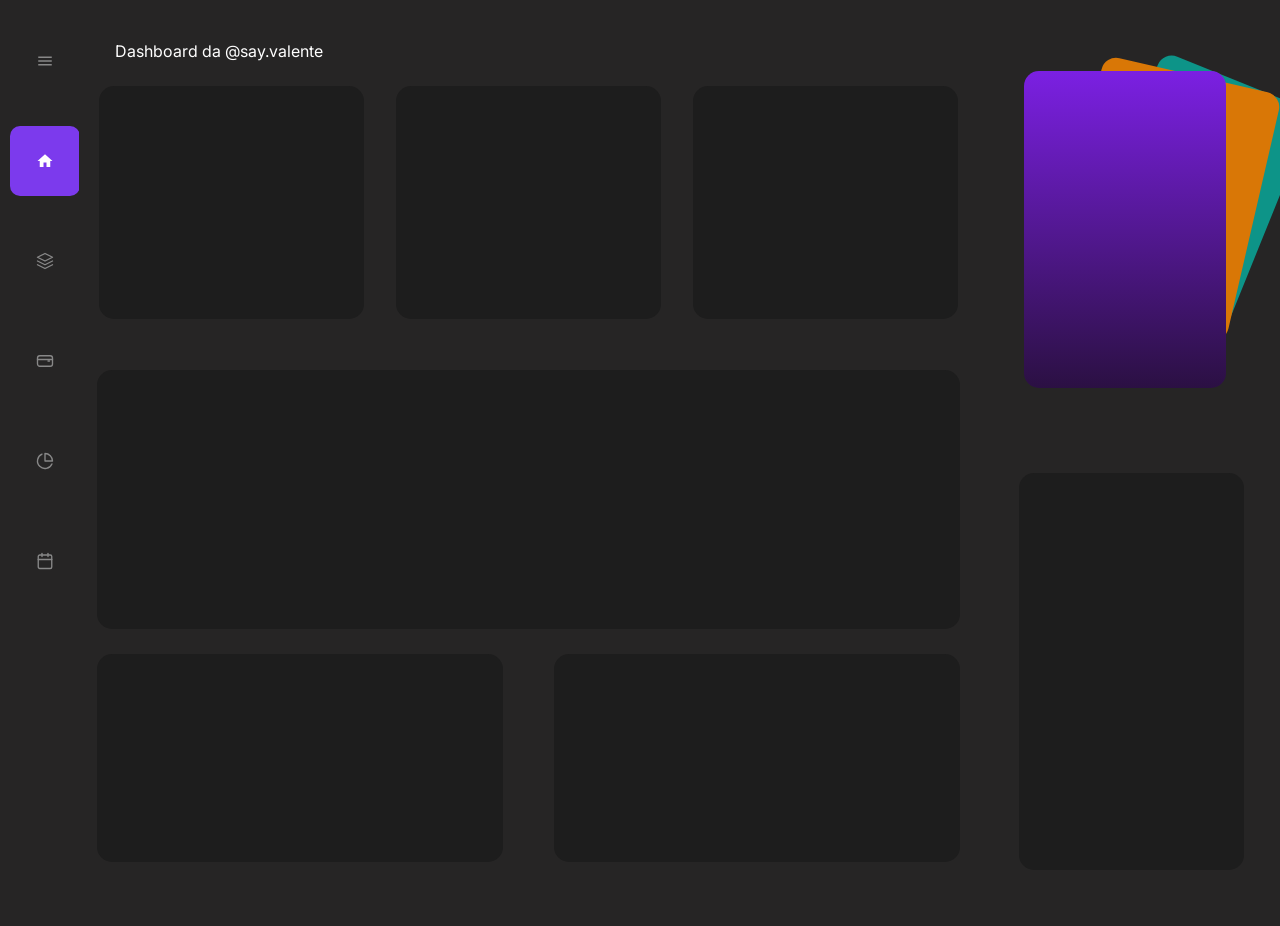
<file: homework-10-css-flex-box/index.html>
<!DOCTYPE html>
<html lang="en">
<head>
    <meta charset="UTF-8">
    <meta name="viewport" content="width=device-width, initial-scale=1.0">
    <title>CSS FLEX-BOX</title>
    <link rel="stylesheet" href="style.css">
</head>
<body>
   <aside class="sidebar">

    <div class="nav-item">
        <svg viewBox="0 0 24 24" fill="currentColor">
            <path d="M3 6h18v2H3V6zm0 5h18v2H3v-2zm0 5h18v2H3v-2z"/>
        </svg>
    </div>
      <div class="nav-item active">
        <svg viewBox="0 0 24 24" fill="currentColor">
          <path d="M10 20v-6h4v6h5v-8h3L12 3 2 12h3v8z"/>
        </svg>
      </div>
      <div class="nav-item">
        <svg viewBox="0 0 24 24" fill="none" stroke="currentColor" stroke-width="1.8" stroke-linecap="round" stroke-linejoin="round">
          <polygon points="12 2 2 7 12 12 22 7 12 2"/>
          <polyline points="2 17 12 22 22 17"/>
          <polyline points="2 12 12 17 22 12"/>
        </svg>
      </div>
      <div class="nav-item">
        <svg viewBox="0 0 24 24" fill="none" stroke="currentColor" stroke-width="1.8" stroke-linecap="round" stroke-linejoin="round">
          <rect x="2" y="5" width="20" height="14" rx="3"/>
          <path d="M16 12h2"/>
          <path d="M2 10h20"/>
        </svg>
      </div>
      <div class="nav-item">
        <svg viewBox="0 0 24 24" fill="none" stroke="currentColor" stroke-width="1.8" stroke-linecap="round" stroke-linejoin="round">
          <path d="M21.21 15.89A10 10 0 1 1 8 2.83"/>
          <path d="M22 12A10 10 0 0 0 12 2v10z"/>
        </svg>
      </div>
      <div class="nav-item">
        <svg viewBox="0 0 24 24" fill="none" stroke="currentColor" stroke-width="1.8" stroke-linecap="round" stroke-linejoin="round">
          <rect x="3" y="4" width="18" height="18" rx="2"/>
          <line x1="16" y1="2" x2="16" y2="6"/>
          <line x1="8"  y1="2" x2="8"  y2="6"/>
          <line x1="3"  y1="10" x2="21" y2="10"/>
        </svg>
      </div>
    </aside>

    
   

    <main>
        <div class="left">
            <p>Dashboard da @say.valente</p>
            <div class="upper">
                <div class="uppercards"></div>
                <div class="uppercards"></div>
                <div class="uppercards"></div>
            </div>
            <div class="mid"></div>
            <div class="lower">
                <div class="lowercards"></div>
                <div class="lowercards"></div>
            </div>
        </div>
        <div class="right">
            <div class="colored">
                <div class="layer layer-back-teal"></div>
                <div class="layer layer-back-amber"></div>
                <div class="layer layer-front"></div>
            </div>
            <div class="ordinary"></div>
        </div>
    </main>
</body>
</html>
</file>
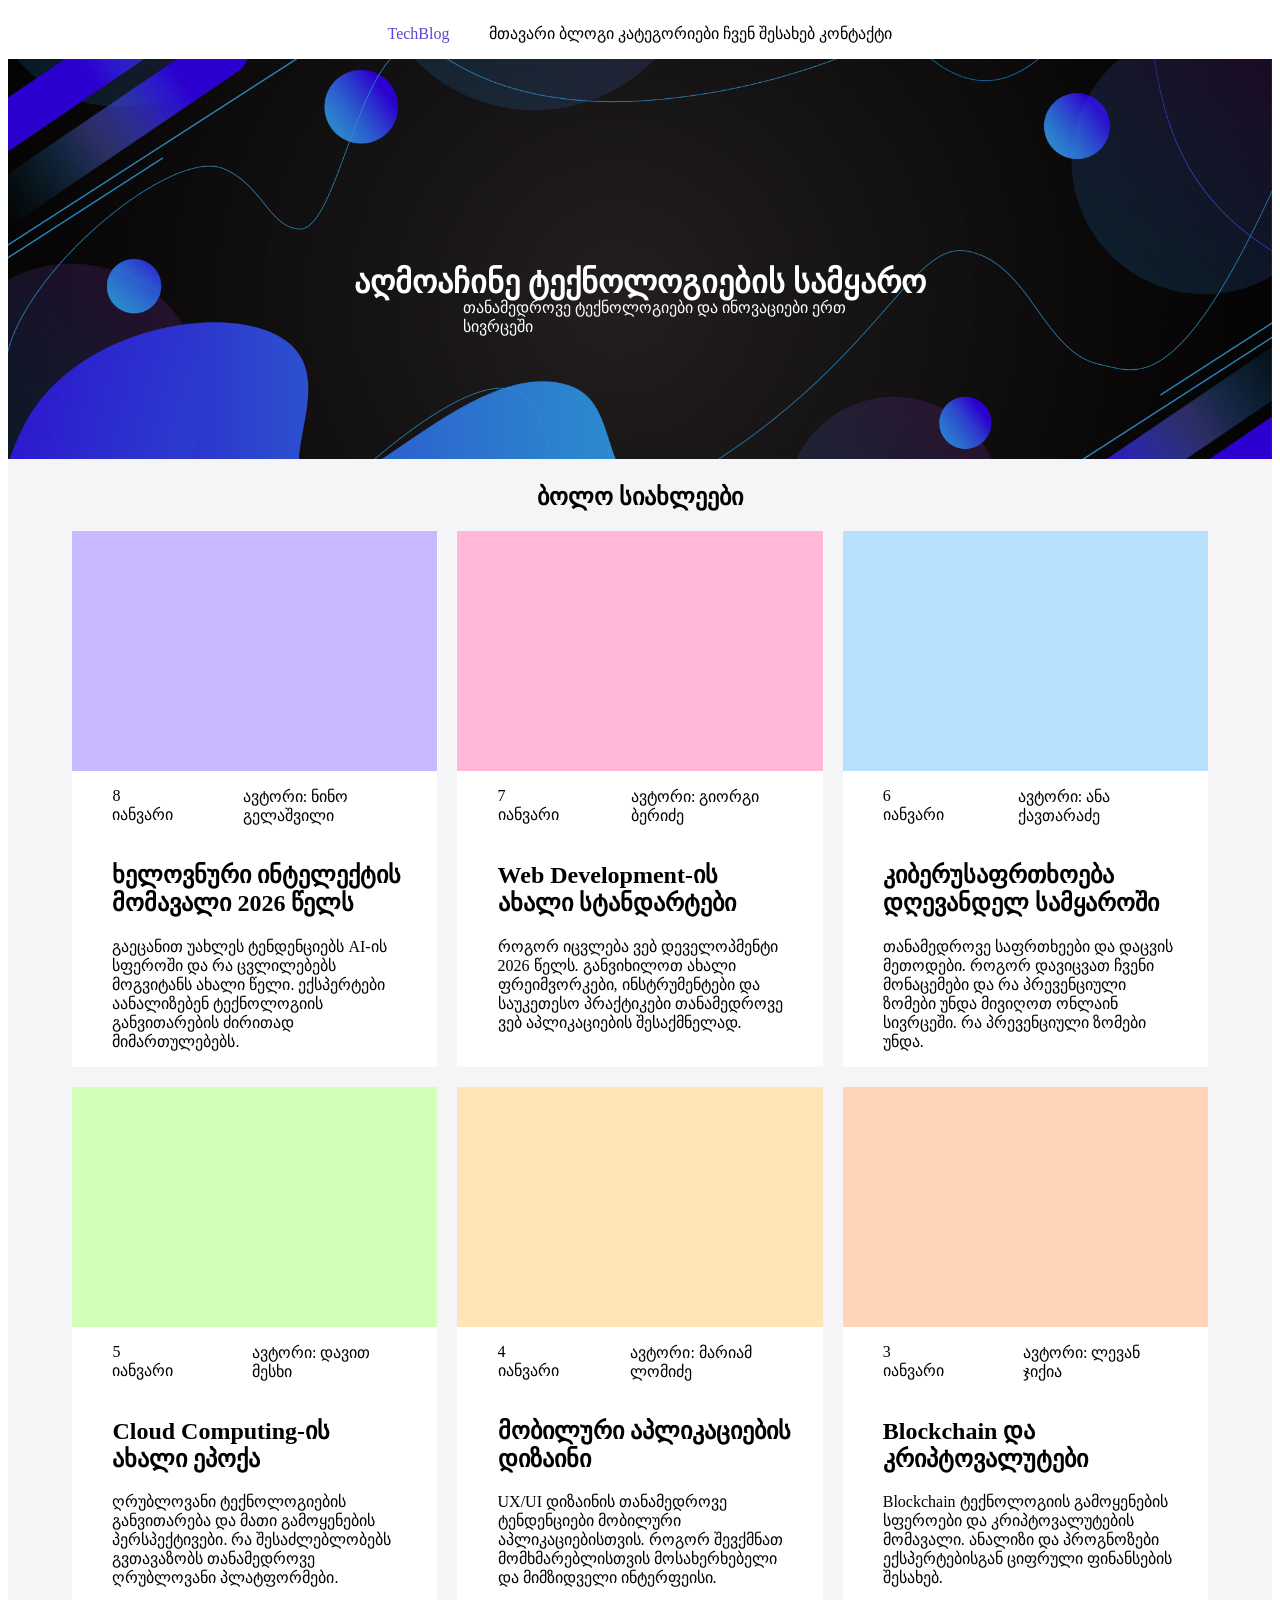
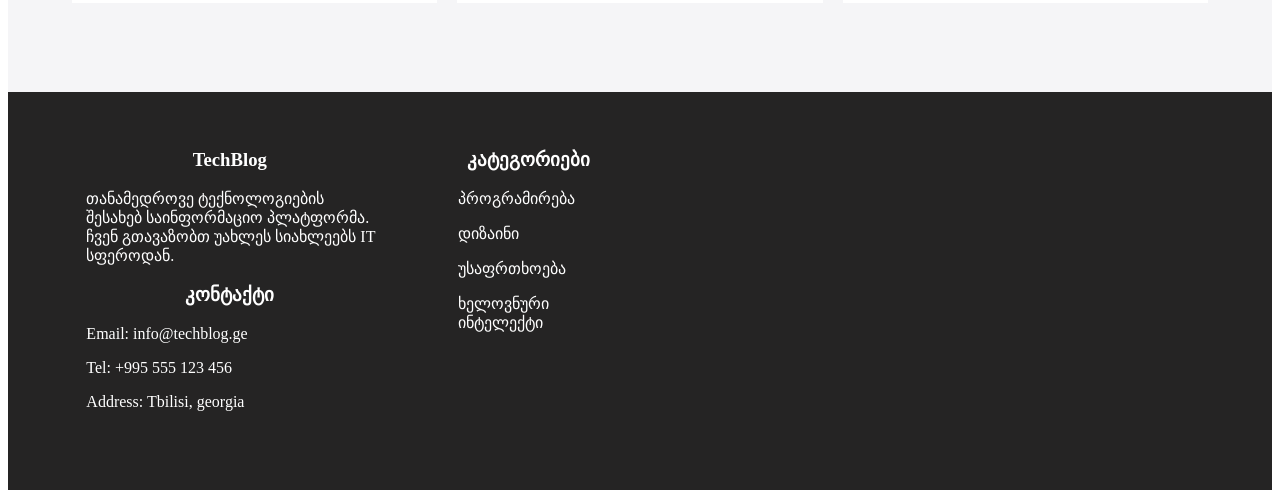
<file: homework-7-css-intro/index.html>
<!DOCTYPE html>
<html lang="en">
<head>
    <meta charset="UTF-8">
    <meta name="viewport" content="width=device-width, initial-scale=1.0">
    <title>Document</title>
    <link rel="stylesheet" href="style.css">
</head>
<body>
    <header>
        <span>TechBlog</span>
        <nav>
            <ul>
                <li>მთავარი</li>
                <li>ბლოგი</li>
                <li>კატეგორიები</li>
                <li>ჩვენ შესახებ</li>
                <li>კონტაქტი</li>
            </ul>
        </nav>
    </header>
    <main>
        <div class="image-container">
            <img src="assets/e11fe0289d1ad6e93656e54c43b99f9275d82560.jpg" alt="TechBlog">
            <h1 class="image-title">აღმოაჩინე ტექნოლოგიების სამყარო</h1>
            <p class="image-text">თანამედროვე ტექნოლოგიები და ინოვაციები ერთ სივრცეში</p>
        </div>
        <section>
            <h1>ბოლო სიახლეები</h1>
            <div class="card-container">
                <div class="card">
                    <div class="card-background1"></div>
                    <div class="card-content">
                        <div class="author">
                            <p>8 იანვარი</p>
                            <p>ავტორი: ნინო გელაშვილი</p>
                        </div>
                        <h2>ხელოვნური ინტელექტის მომავალი 2026 წელს</h2>
                        <p>გაეცანით უახლეს ტენდენციებს AI-ის 
                        სფეროში და რა ცვლილებებს
                        მოგვიტანს ახალი წელი. ექსპერტები 
                        აანალიზებენ ტექნოლოგიის
                        განვითარების ძირითად 
                        მიმართულებებს.</p>
                    </div>
                </div>

                <div class="card">
                    <div class="card-background2"></div>
                    <div class="card-content">
                        <div class="author">
                            <p>7 იანვარი</p>
                            <p>ავტორი: გიორგი ბერიძე</p>
                        </div>
                        <h2>Web Development-ის ახალი სტანდარტები</h2>
                        <p>როგორ იცვლება ვებ დეველოპმენტი 
                        2026 წელს. განვიხილოთ ახალი 
                        ფრეიმვორკები, ინსტრუმენტები და 
                        საუკეთესო პრაქტიკები თანამედროვე 
                        ვებ აპლიკაციების შესაქმნელად.</p>
                    </div>
                </div>

                <div class="card">
                    <div class="card-background3"></div>
                    <div class="card-content">
                        <div class="author">
                            <p>6 იანვარი</p>
                            <p>ავტორი: ანა ქავთარაძე</p>
                        </div>
                        <h2>კიბერუსაფრთხოება დღევანდელ სამყაროში</h2>
                        <p>თანამედროვე საფრთხეები და დაცვის 
                        მეთოდები. როგორ დავიცვათ ჩვენი 
                        მონაცემები და რა პრევენციული ზომები 
                        უნდა მივიღოთ ონლაინ სივრცეში. 
                        რა პრევენციული ზომები უნდა.</p>
                    </div>
                </div>

                <div class="card">
                    <div class="card-background4"></div>
                    <div class="card-content">
                        <div class="author">
                            <p>5 იანვარი</p>
                            <p>ავტორი: დავით მესხი</p>
                        </div>
                        <h2>Cloud Computing-ის ახალი ეპოქა</h2>
                        <p>ღრუბლოვანი ტექნოლოგიების 
                        განვითარება და მათი გამოყენების 
                        პერსპექტივები. რა შესაძლებლობებს 
                        გვთავაზობს თანამედროვე ღრუბლოვანი 
                        პლატფორმები.</p>
                    </div>
                </div>

                <div class="card">
                    <div class="card-background5"></div>
                    <div class="card-content">
                        <div class="author">
                            <p>4 იანვარი</p>
                            <p>ავტორი: მარიამ ლომიძე</p>
                        </div>
                        <h2>მობილური აპლიკაციების დიზაინი</h2>
                        <p>UX/UI დიზაინის თანამედროვე 
                        ტენდენციები მობილური 
                        აპლიკაციებისთვის. როგორ შევქმნათ 
                        მომხმარებლისთვის მოსახერხებელი 
                        და მიმზიდველი ინტერფეისი.</p>
                    </div>
                </div>

                <div class="card">
                    <div class="card-background6"></div>
                    <div class="card-content">
                        <div class="author">
                            <p>3 იანვარი</p>
                            <p>ავტორი: ლევან ჯიქია</p>
                        </div>
                        <h2>Blockchain და კრიპტოვალუტები</h2>
                        <p>Blockchain ტექნოლოგიის გამოყენების 
                        სფეროები და კრიპტოვალუტების 
                        მომავალი. ანალიზი და პროგნოზები 
                        ექსპერტებისგან ციფრული 
                        ფინანსების შესახებ.</p>
                    </div>
                </div>
            </div>
        </section>
    </main>
    <footer>
        <div class="right">
            <div class="techBlog">
                <h3>TechBlog</h3>
                <p>თანამედროვე ტექნოლოგიების შესახებ 
                საინფორმაციო პლატფორმა. 
                ჩვენ გთავაზობთ უახლეს
                სიახლეებს IT სფეროდან.</p>
            </div>
            <div class="contact">
                <h3>კონტაქტი</h3>
                <p>Email: info@techblog.ge</p>
                <p>Tel: +995 555 123 456</p>
                <p>Address: Tbilisi, georgia</p>
            </div>
        </div>
        <div class="left">
            <h3>კატეგორიები</h3>
            <p>პროგრამირება</p>
            <p>დიზაინი</p>
            <p>უსაფრთხოება</p>
            <p>ხელოვნური ინტელექტი</p>
        </div>
    </footer>
    
</body>
</html>
</file>
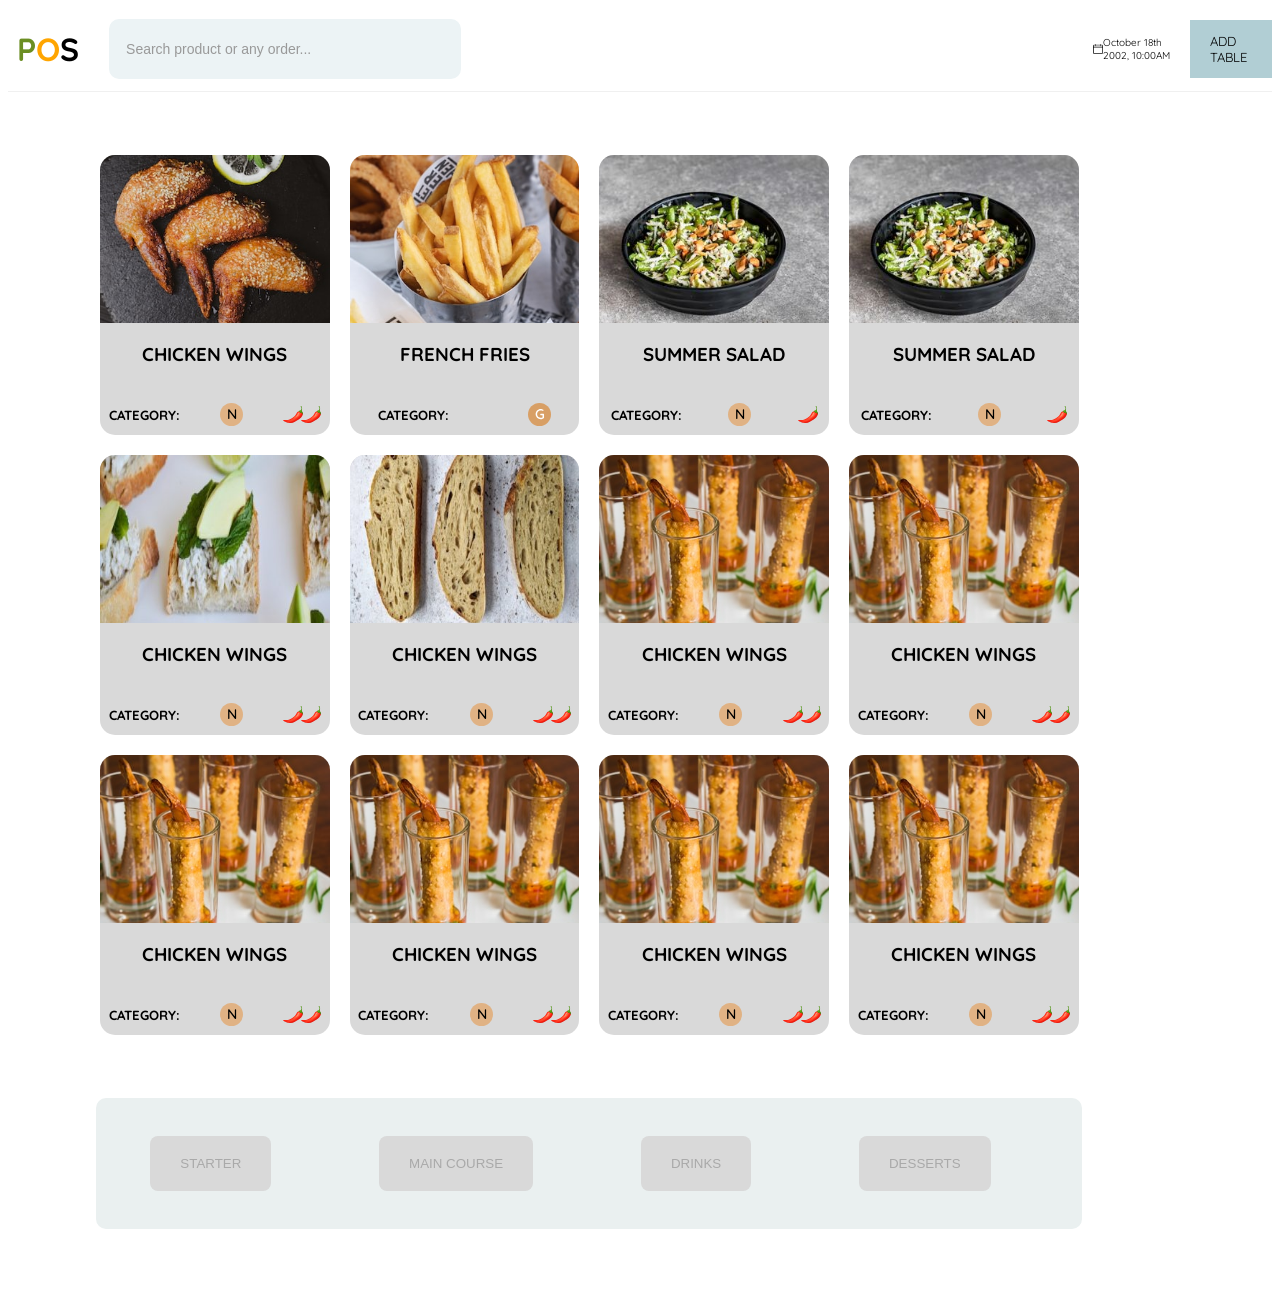
<file: homework-8-pseudo-classes/index.html>
<!DOCTYPE html>
<html lang="en">
<head>
    <meta charset="UTF-8">
    <meta name="viewport" content="width=device-width, initial-scale=1.0">
    <title>PSEUDO CLASSES</title>
    <link rel="stylesheet" href="style.css">
    
</head>
<body>
    <header>
        <div class="firstpart">
            <div class="logo">
                <h1 class="first-letter">p</h1>
                <h1 class="second-letter">o</h1>
                <h1 class="third-letter">s</h1>
            </div>
            <input type="text" placeholder="Search product or any order... ">
        </div>
        <div class="secondpart">
            <div class="date">
                <img class="icon" src="assets/calendar.png" alt="calendar icon">
                <p>October 18th 2002, 10:00AM</p>
            </div>
            <div class="add">
                <p>ADD TABLE</p>
            </div>
        </div>
    </header>

    <main>
        <section class="section1">
            <div class="card-container">
                <div class="card">
                    <div class="card-img"><img src="assets/wings.jpg" alt="menu-item"></div>
                    
                    <div class="title">
                        <h3>CHICKEN WINGS</h3>
                    </div>
                    <div class="card-content">
                        <h5>CATEGORY:</h5>
                        <img src="assets/POS restaurant UI system (Community)/POS/nuts.svg" alt="ingredientsitem">
                        <img src="assets/POS restaurant UI system (Community)/POS/chilli-2.svg" alt="ingredientsitem">
                    </div>
                </div>

                <div class="card">
                    <div class="card-img"><img src="assets/fri.jpg" alt="menu-item"></div>
                    <div class="title">
                            <h3>FRENCH FRIES</h3>
                        </div>
                    <div class="card-content">
                        <h5>CATEGORY:</h5>
                        <img src="assets/POS restaurant UI system (Community)/POS/glutten.svg" alt="ingredientsitem">
                        
                    </div>
                </div>

                <div class="card">
                    <div class="card-img"><img src="assets/salad.jpg" alt="menu-item"></div>
                    <div class="title">
                            <h3>SUMMER SALAD</h3>
                        </div>
                    <div class="card-content">
                        <h5>CATEGORY:</h5>
                        <img src="assets/POS restaurant UI system (Community)/POS/nuts.svg" alt="ingredientsitem">
                        <img src="assets/POS restaurant UI system (Community)/POS/chilli.svg" alt="ingredientsitem">
                    </div>
                </div>

                <div class="card">
                    <div class="card-img"><img src="assets/salad.jpg" alt="menu-item"></div>
                    <div class="title">
                            <h3>SUMMER SALAD</h3>
                        </div>
                    <div class="card-content">
                        <h5>CATEGORY:</h5>
                        <img src="assets/POS restaurant UI system (Community)/POS/nuts.svg" alt="ingredientsitem">
                        <img src="assets/POS restaurant UI system (Community)/POS/chilli.svg" alt="ingredientsitem">
                    </div>
                </div>

                <div class="card">
                    <div class="card-img"><img src="assets/apetizer2.jpg" alt="menu-item"></div>
                    <div class="title">
                        <h3>CHICKEN WINGS</h3>
                    </div>
                    <div class="card-content">
                        <h5>CATEGORY:</h5>
                        <img src="assets/POS restaurant UI system (Community)/POS/nuts.svg" alt="ingredientsitem">
                        <img src="assets/POS restaurant UI system (Community)/POS/chilli-2.svg" alt="ingredientsitem">
                    </div>
                </div>

                <div class="card">
                    <div class="card-img"><img src="assets/bruscetti2.jpg" alt="menu-item"></div>
                    <div class="title">
                        <h3>CHICKEN WINGS</h3>
                    </div>
                    <div class="card-content">
                        <h5>CATEGORY:</h5>
                        <img src="assets/POS restaurant UI system (Community)/POS/nuts.svg" alt="ingredientsitem">
                        <img src="assets/POS restaurant UI system (Community)/POS/chilli-2.svg" alt="ingredientsitem">
                    </div>

                </div>

                <div class="card">
                    <div class="card-img"><img src="assets/smth.jpg" alt="menu-item"></div>
                    <div class="title">
                        <h3>CHICKEN WINGS</h3>
                    </div>
                    <div class="card-content">
                        <h5>CATEGORY:</h5>
                        <img src="assets/POS restaurant UI system (Community)/POS/nuts.svg" alt="ingredientsitem">
                        <img src="assets/POS restaurant UI system (Community)/POS/chilli-2.svg" alt="ingredientsitem">
                    </div>
                </div>


                <div class="card">
                    <div class="card-img"><img src="assets/smth.jpg" alt="menu-item"></div>
                    <div class="title">
                        <h3>CHICKEN WINGS</h3>
                    </div>
                    <div class="card-content">
                        <h5>CATEGORY:</h5>
                        <img src="assets/POS restaurant UI system (Community)/POS/nuts.svg" alt="ingredientsitem">
                        <img src="assets/POS restaurant UI system (Community)/POS/chilli-2.svg" alt="ingredientsitem">
                    </div>
                </div>

                <div class="card">
                    <div class="card-img"><img src="assets/smth.jpg" alt="menu-item"></div>
                    <div class="title">
                        <h3>CHICKEN WINGS</h3>
                    </div>
                    <div class="card-content">
                        <h5>CATEGORY:</h5>
                        <img src="assets/POS restaurant UI system (Community)/POS/nuts.svg" alt="ingredientsitem">
                        <img src="assets/POS restaurant UI system (Community)/POS/chilli-2.svg" alt="ingredientsitem">
                    </div>
                </div>

                <div class="card">
                    <div class="card-img"><img src="assets/smth.jpg" alt="menu-item"></div>
                    <div class="title">
                        <h3>CHICKEN WINGS</h3>
                    </div>
                    <div class="card-content">
                        <h5>CATEGORY:</h5>
                        <img src="assets/POS restaurant UI system (Community)/POS/nuts.svg" alt="ingredientsitem">
                        <img src="assets/POS restaurant UI system (Community)/POS/chilli-2.svg" alt="ingredientsitem">
                    </div>
                </div>


                <div class="card">
                    <div class="card-img"><img src="assets/smth.jpg" alt="menu-item"></div>
                    <div class="title">
                        <h3>CHICKEN WINGS</h3>
                    </div>
                    <div class="card-content">
                        <h5>CATEGORY:</h5>
                        <img src="assets/POS restaurant UI system (Community)/POS/nuts.svg" alt="ingredientsitem">
                        <img src="assets/POS restaurant UI system (Community)/POS/chilli-2.svg" alt="ingredientsitem">
                    </div>
                </div>


                <div class="card">
                    <div class="card-img"><img src="assets/smth.jpg" alt="menu-item"></div>
                    <div class="title">
                        <h3>CHICKEN WINGS</h3>
                    </div>
                    <div class="card-content">
                        <h5>CATEGORY:</h5>
                        <img src="assets/POS restaurant UI system (Community)/POS/nuts.svg" alt="ingredientsitem">
                        <img src="assets/POS restaurant UI system (Community)/POS/chilli-2.svg" alt="ingredientsitem">
                    </div>
                </div>


            </div>
        </section>
        <section class="buttons">
            <button>STARTER</button>
            <button>MAIN COURSE</button>
            <button>DRINKS</button>
            <button>DESSERTS</button>
        </section>
    </main>
</body>
</html>
</file>
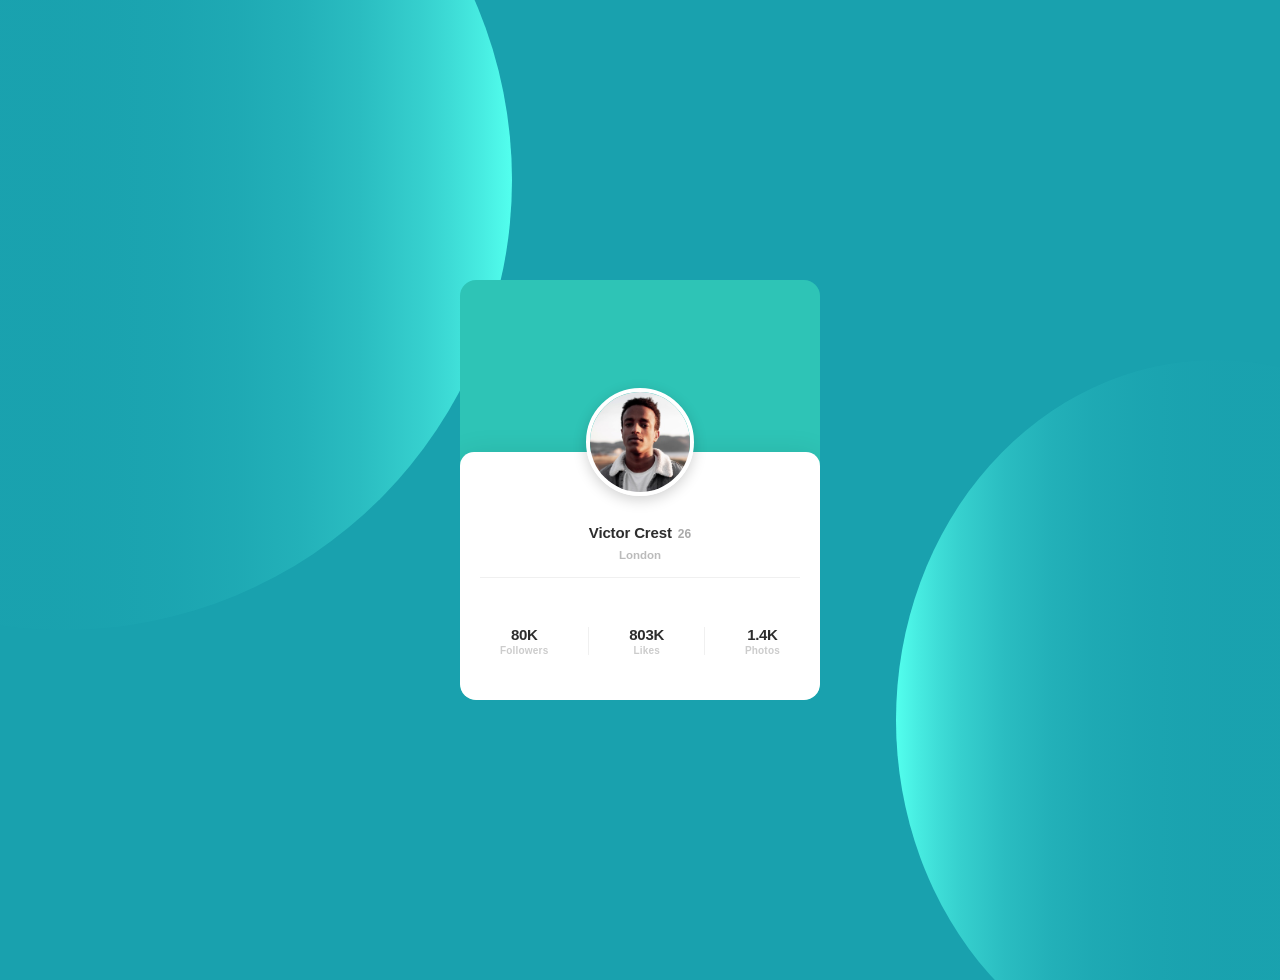
<file: homework-9-css-positions/index.html>
<!DOCTYPE html>
<html lang="en">
<head>
    <meta charset="UTF-8">
    <meta name="viewport" content="width=device-width, initial-scale=1.0">
    <title>CSS Positions</title>
    <link rel="stylesheet" href="style.css">
</head>
<body>
    <main class="card-background">
    <div class="card">
      
      <div class="avatar-wrap">
        <div class="avatar">
          <img src="assets/b96b98561b5d5718eec9efcca512d29731547060.png"  alt="avatar">
            <circle cx="22" cy="16" r="9" fill="rgba(255,255,255,0.65)"/>
            <path d="M4 44c0-9.941 8.059-18 18-18s18 8.059 18 18" fill="rgba(255,255,255,0.65)"/>
        
        </div>
      </div>

      
      <div class="name-row">
        <span class="name">Victor Crest</span>
        <span class="age">26</span>
      </div>
      <div class="location">London</div>

      <div class="divider"></div>

      
      <div class="stats">
        <div class="stat">
          <span class="stat-value">80K</span>
          <span class="stat-label">Followers</span>
        </div>
        <div class="stat-sep"></div>
        <div class="stat">
          <span class="stat-value">803K</span>
          <span class="stat-label">Likes</span>
        </div>
        <div class="stat-sep"></div>
        <div class="stat">
          <span class="stat-value">1.4K</span>
          <span class="stat-label">Photos</span>
        </div>
      </div>
    </div>
    </main>
</body>
</html>
</file>
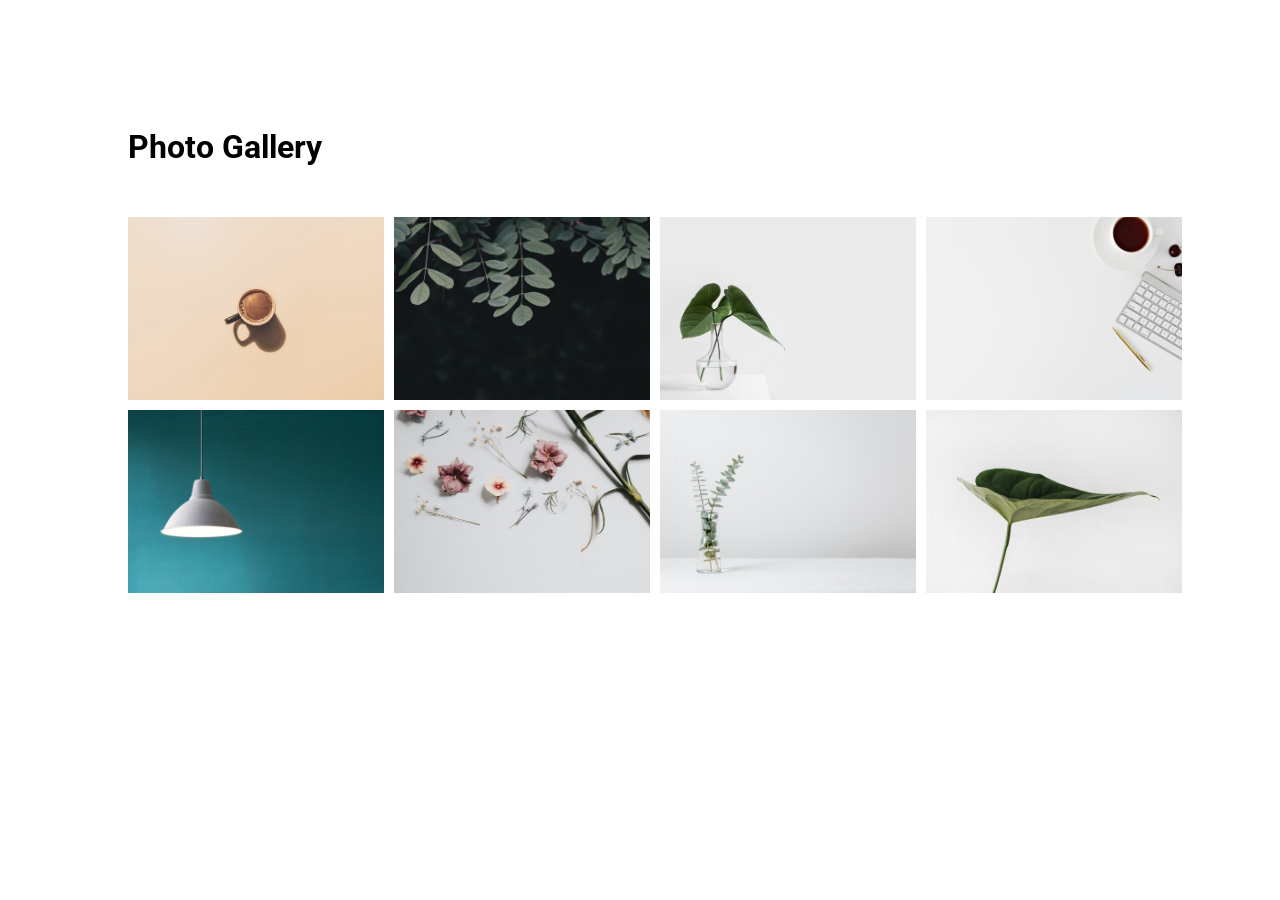
<file: homework-11-css-grid-layout/firstpage.html>
<!DOCTYPE html>
<html lang="en">
<head>
    <meta charset="UTF-8">
    <meta name="viewport" content="width=device-width, initial-scale=1.0">
    <title>GRID LAYOUT</title>
    <link rel="stylesheet" href="style.css">
</head>
<body>
    <main class="main">
        <h1>Photo Gallery</h1>
        <section class="section1">
            <div class="gallery_container">
                <!--<div class="img_container"><img src="assets/67ac5dc5e1e5cdfc934888caa73831e8135a65cc.jpg" alt="Photo_Galery"></div>
                <div class="img_container"><img src="assets/99b2a12dba838d1b99da3caa5e8e0721a70641bf.jpg" alt="Photo_Galery"></div>
                <div class="img_container"><img src="assets/9da135c6e629dd4f9d5150281f64be21fba6785c.jpg" alt="Photo_Galery"></div>
                <div class="img_container"><img src="assets/95919c178a216562723d1f126f5836c8295a3148.jpg" alt="Photo_Galery"></div>
                <div class="img_container"><img src="assets/e3b2214b1b950ba043165742b8a24e2caf5a884b.jpg" alt="Photo_Galery"></div>
                <div class="img_container"><img src="assets/d33761d7c88e938317e8a685a2a60f464e4321c6.jpg" alt="Photo_Galery"></div>
                <div class="img_container"><img src="assets/ac8e210bd295f3e6326c26c160b7224b55b70b2e.jpg" alt="Photo_Galery"></div>
                <div class="img_container"><img src="assets/4d2ca5233bc6898b35e0dcc6606b9face44dc380.jpg" alt="Photo_Galery"></div>-->
                <img src="assets/67ac5dc5e1e5cdfc934888caa73831e8135a65cc.jpg" alt="Photo_Galery">
                <img src="assets/99b2a12dba838d1b99da3caa5e8e0721a70641bf.jpg" alt="Photo_Galery">
                <img src="assets/9da135c6e629dd4f9d5150281f64be21fba6785c.jpg" alt="Photo_Galery">
                <img src="assets/95919c178a216562723d1f126f5836c8295a3148.jpg" alt="Photo_Galery">
                <img src="assets/e3b2214b1b950ba043165742b8a24e2caf5a884b.jpg" alt="Photo_Galery">
                <img src="assets/d33761d7c88e938317e8a685a2a60f464e4321c6.jpg" alt="Photo_Galery">
                <img src="assets/ac8e210bd295f3e6326c26c160b7224b55b70b2e.jpg" alt="Photo_Galery">
                <img src="assets/4d2ca5233bc6898b35e0dcc6606b9face44dc380.jpg" alt="Photo_Galery">
            </div>
        </section>
    </main>
</body>
</html>
</file>
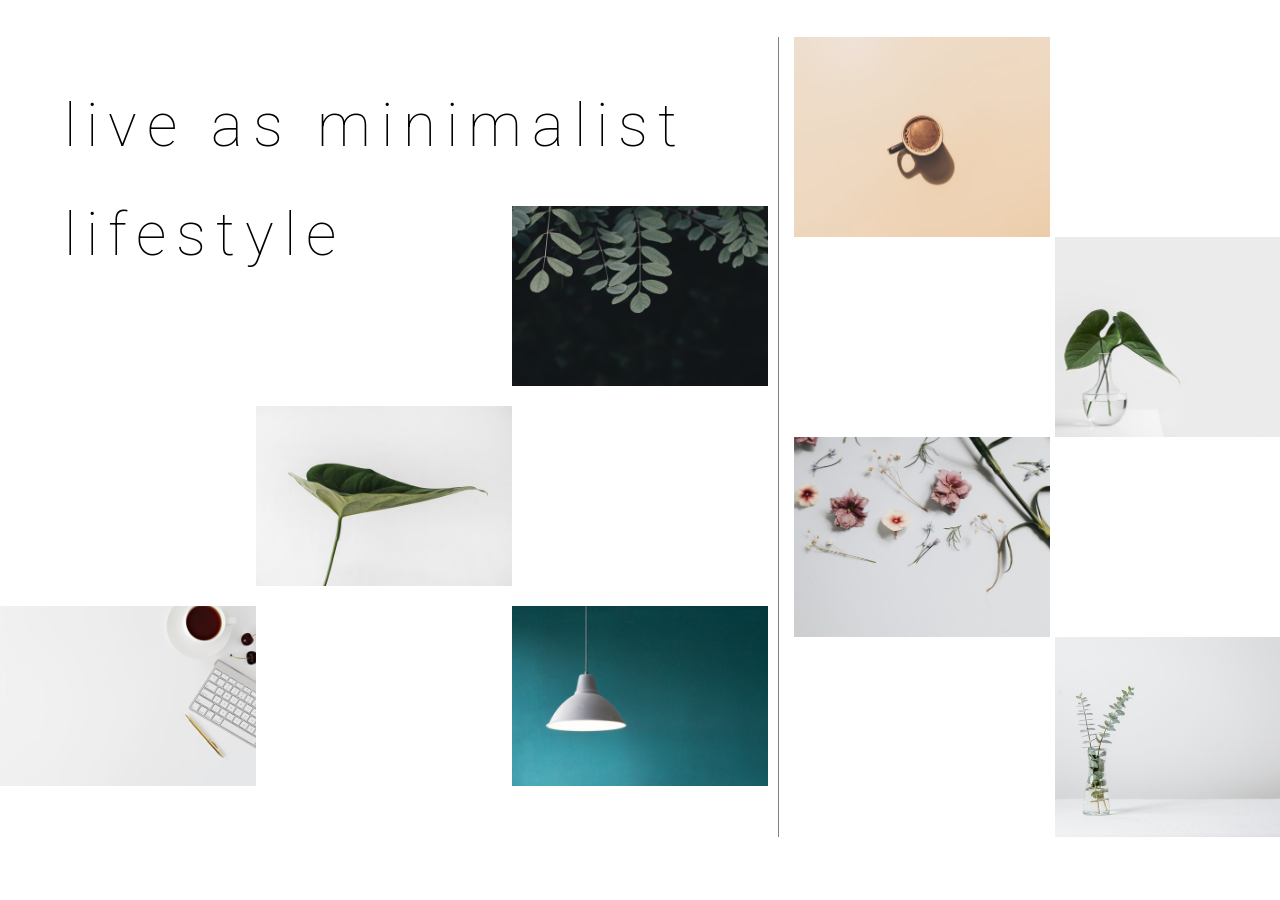
<file: homework-11-css-grid-layout/forthpage.html>
<!DOCTYPE html>
<html lang="en">
<head>
    <meta charset="UTF-8">
    <meta name="viewport" content="width=device-width, initial-scale=1.0">
    <title>GRID LAYOUT</title>
    <link rel="stylesheet" href="style.css">
</head>
<body>
    <main class="main4">
        <p style="margin: 3% 0 0 5%; letter-spacing: 10px">live as minimalist</p>
        <p style="margin: 3% 0 -5% 5%; letter-spacing: 10px">lifestyle</p>
        <section class="section4">
            <div class="left_mozaic">
                
                
                <img src="assets/99b2a12dba838d1b99da3caa5e8e0721a70641bf.jpg" alt="Photo_Galery">
                <img src="assets/99b2a12dba838d1b99da3caa5e8e0721a70641bf.jpg" alt="Photo_Galery">
                <img src="assets/99b2a12dba838d1b99da3caa5e8e0721a70641bf.jpg" alt="Photo_Galery">
                <img src="assets/4d2ca5233bc6898b35e0dcc6606b9face44dc380.jpg" alt="Photo_Galery">
                <img src="assets/4d2ca5233bc6898b35e0dcc6606b9face44dc380.jpg" alt="Photo_Galery">
                <img src="assets/4d2ca5233bc6898b35e0dcc6606b9face44dc380.jpg" alt="Photo_Galery">
                <img src="assets/95919c178a216562723d1f126f5836c8295a3148.jpg" alt="Photo_Galery">
                <img src="assets/95919c178a216562723d1f126f5836c8295a3148.jpg" alt="Photo_Galery">
                <img src="assets/e3b2214b1b950ba043165742b8a24e2caf5a884b.jpg" alt="Photo_Galery">
            </div>
            <div class="right_mozaic">
                <img src="assets/67ac5dc5e1e5cdfc934888caa73831e8135a65cc.jpg" alt="Photo_Galery">
                <img src="assets/67ac5dc5e1e5cdfc934888caa73831e8135a65cc.jpg" alt="Photo_Galery">

                <img src="assets/9da135c6e629dd4f9d5150281f64be21fba6785c.jpg" alt="Photo_Galery">
                <img src="assets/9da135c6e629dd4f9d5150281f64be21fba6785c.jpg" alt="Photo_Galery">

                <img src="assets/d33761d7c88e938317e8a685a2a60f464e4321c6.jpg" alt="Photo_Galery">
                <img src="assets/d33761d7c88e938317e8a685a2a60f464e4321c6.jpg" alt="Photo_Galery">

                <img src="assets/ac8e210bd295f3e6326c26c160b7224b55b70b2e.jpg" alt="Photo_Galery">
                <img src="assets/ac8e210bd295f3e6326c26c160b7224b55b70b2e.jpg" alt="Photo_Galery">
            </div>
        </section>
    </main>
</body>
</html>
</file>
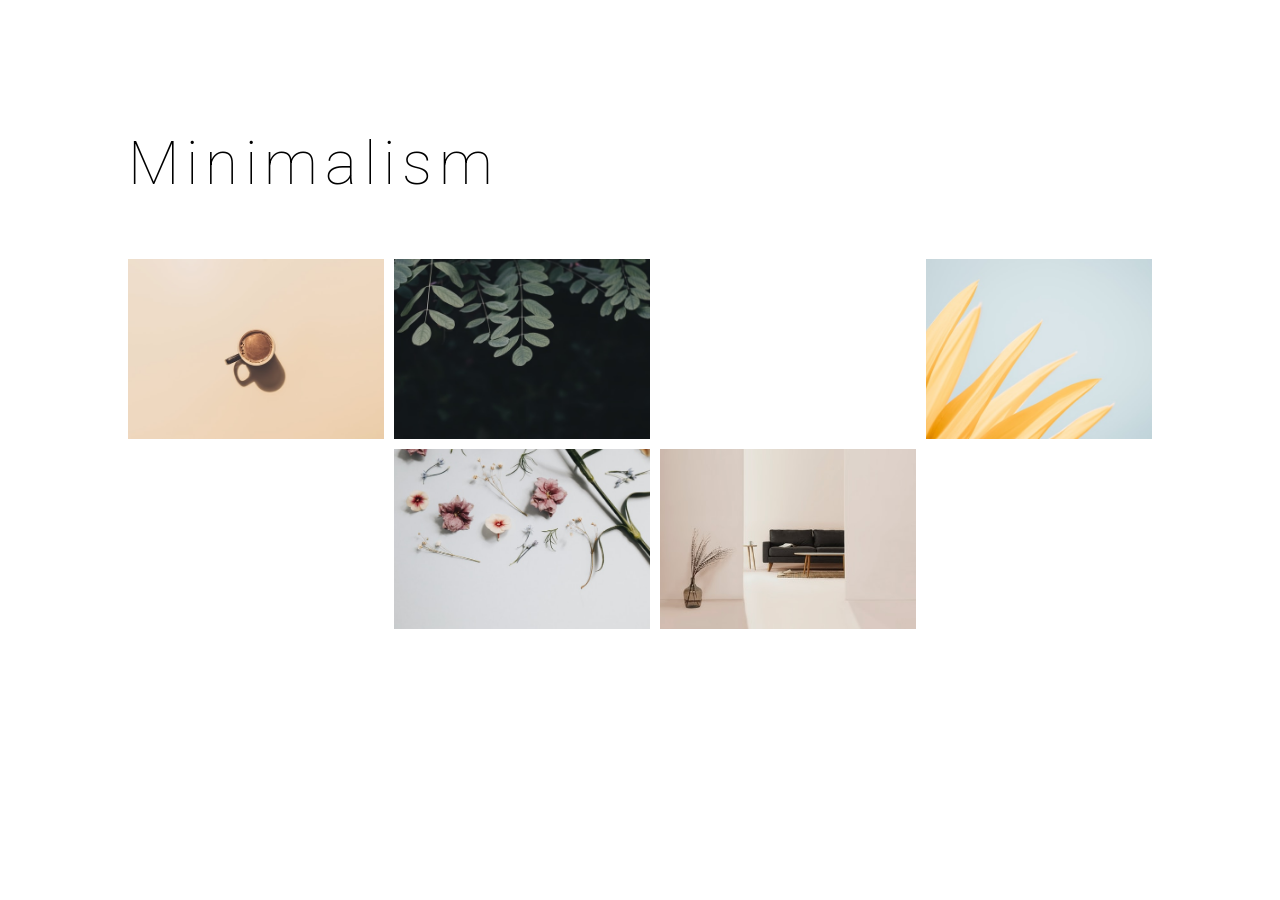
<file: homework-11-css-grid-layout/secondpage.html>
<!DOCTYPE html>
<html lang="en">
<head>
    <meta charset="UTF-8">
    <meta name="viewport" content="width=device-width, initial-scale=1.0">
    <title>GRID LAYOUT</title>
    <link rel="stylesheet" href="style.css">
</head>
<body>
    <main class="main_container">
        <p>Minimalism</p>
        <section class="section2">
            <div class="image_container">
                
                <img src="assets/67ac5dc5e1e5cdfc934888caa73831e8135a65cc.jpg" alt="Photo_Galery">
                <img src="assets/99b2a12dba838d1b99da3caa5e8e0721a70641bf.jpg" alt="Photo_Galery">
                <img src="assets/9da135c6e629dd4f9d5150281f64be21fba6785c.jpg" alt="Photo_Galery">
                <img src="assets/fe608fbe0bc7788ae582b4806f9aad44cfab63cc.jpg" alt="Photo_Galery">
                <img src="assets/e3b2214b1b950ba043165742b8a24e2caf5a884b.jpg" alt="Photo_Galery">
                <img src="assets/d33761d7c88e938317e8a685a2a60f464e4321c6.jpg" alt="Photo_Galery">
                <img src="assets/5a23bad36f946d73eca19b0691ffa2478170e6f0.jpg" alt="Photo_Galery">
                <img src="assets/4d2ca5233bc6898b35e0dcc6606b9face44dc380.jpg" alt="Photo_Galery">
            </div>
        </section>
    </main>
</body>
</html>
</file>
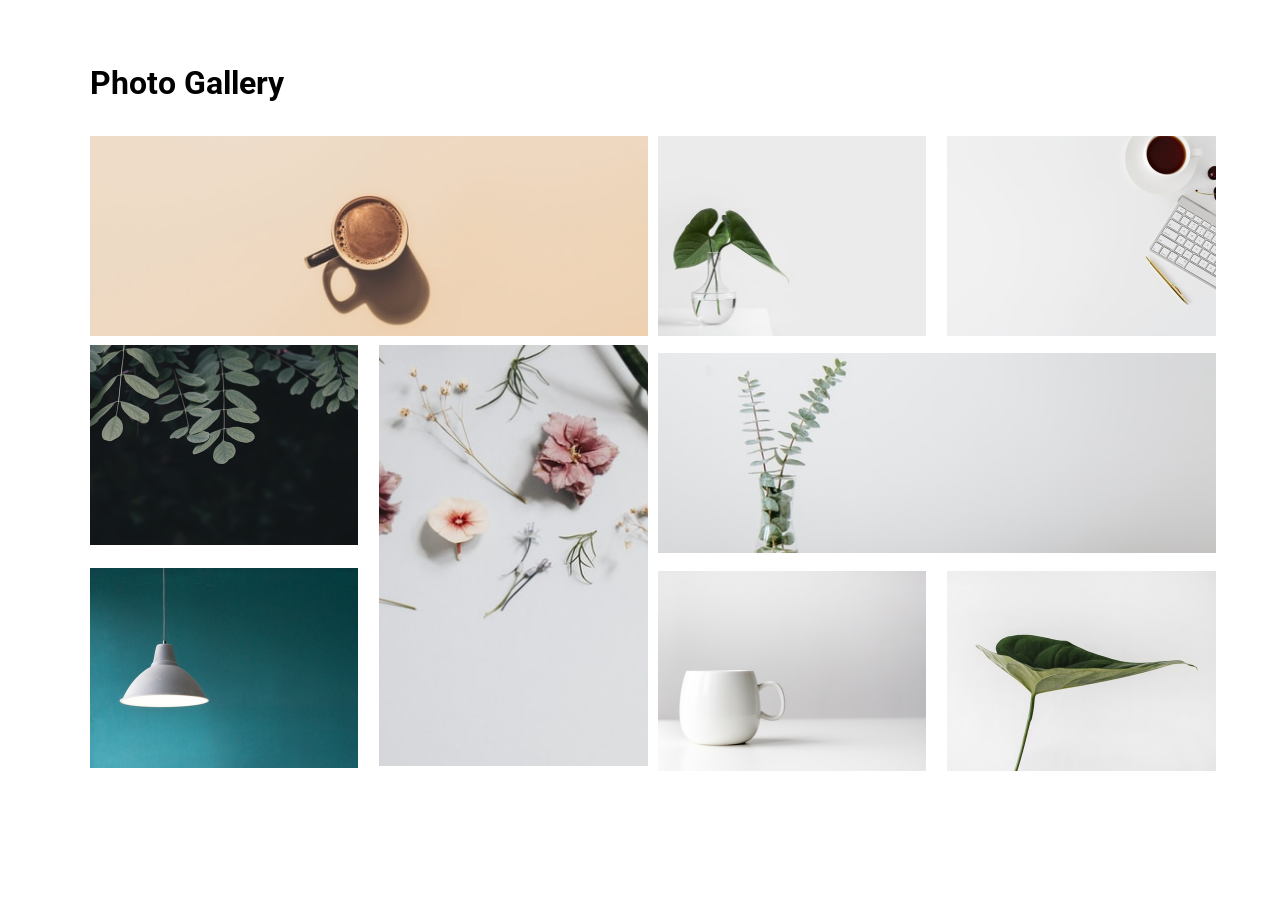
<file: homework-11-css-grid-layout/thirdpage.html>
<!DOCTYPE html>
<html lang="en">
<head>
    <meta charset="UTF-8">
    <meta name="viewport" content="width=device-width, initial-scale=1.0">
    <title>GRID LAYOUT</title>
    <link rel="stylesheet" href="style.css">
</head>
<body>
    <main class="main3">
        <h1 style="margin-bottom: 3%;">Photo Gallery</h1>
        <section class="section3">
            <div class="left_container">
                <div class="upper">
                    <img src="assets/67ac5dc5e1e5cdfc934888caa73831e8135a65cc.jpg" alt="Photo_Galery">
                </div>
                <div class="lower">
                    <div class="mini_wrap">
                        <img src="assets/99b2a12dba838d1b99da3caa5e8e0721a70641bf.jpg" alt="Photo_Galery">
                        <img src="assets/e3b2214b1b950ba043165742b8a24e2caf5a884b.jpg" alt="Photo_Galery">
                    </div>
                    <div class="solo">
                        <img src="assets/d33761d7c88e938317e8a685a2a60f464e4321c6.jpg" alt="Photo_Galery">
                    </div>
                </div>
            </div>
            <div class="right_container">
                <div class="upper_row">
                    <img src="assets/9da135c6e629dd4f9d5150281f64be21fba6785c.jpg" alt="Photo_Galery">
                    <img src="assets/95919c178a216562723d1f126f5836c8295a3148.jpg" alt="Photo_Galery">
                </div>
                <div class="mid_row">
                    <img src="assets/ac8e210bd295f3e6326c26c160b7224b55b70b2e.jpg" alt="Photo_Galery">
                </div>
                <div class="lower_row">
                    <img src="assets/1200ab93248e65b74dca75f235b86fc734677c03.jpg" alt="Photo_Galery">
                    <img src="assets/4d2ca5233bc6898b35e0dcc6606b9face44dc380.jpg" alt="Photo_Galery">
                </div>
            </div>
        </section>
    </main>
</body>
</html>
</file>
<file: homework-10-css-flex-box/style.css>
@import url('https://fonts.googleapis.com/css2?family=Inter:ital,opsz,wght@0,14..32,100..900;1,14..32,100..900&family=Quicksand:wght@300..700&family=Roboto:ital,wght@0,100..900;1,100..900&display=swap');

 
 
body{
    background-color: #262525;
    min-height: 100vh;
    overflow: hidden;
    display: flex;
    align-items: center;
    justify-content: center;
    flex-direction: row;
    flex: 1;   
    margin: 0;
    padding: 0;
}


div{
    border-radius: 15px;
}


p{
    color: #FFF;
    font-family: inter;
    margin: 3% 0 0 4%;
}


.sidebar {
  width: 64px;
  height: 100vh;
  flex-shrink: 0;
  display: flex;
  flex-direction: column;
  justify-content: flex-start;
  align-items: center;
  margin: 2% 0 0 1% ;
  gap: 30px;
}

    .nav-item {
      width: 70px;
      height: 70px;
      display: flex;
      align-items: center;
      justify-content: center;
      border-radius: 10px;
      cursor: pointer;
      color: #888;
      transition: background 0.15s, color 0.15s;
      flex-shrink: 0;
    }
    .nav-item:hover { background: #2a2a2a; color: #ccc; }
    .nav-item.active { background: #7c3aed; color: #fff; }
    .nav-item svg { width: 18px; height: 18px; }


main{
    width: 100%;
    height: 100vh;
    display: flex;
    flex-direction: row;
    justify-content: center;
    gap: 5px;
    background-color: #262525;
    margin: 2px 0 0 2px;
}


/*Left part of the screen*/
.left{
    display: flex;
    flex-direction: column;
    justify-content: center;
    gap: 25px;
    width: 80%;
    height: 100%;
}

.upper{
    display: flex;
    justify-content: space-around;
    gap: 10px;
    width: 98%;
    height: 30%;
    margin: 0 1% 0 1%;
}

.uppercards{
    background-color: #1D1D1D;
    width: 30%;
    height: 90%;
    gap: 5px;
}

.mid{
    background-color: #1D1D1D;
    width: 96%;
    height: 30%;
    margin: 0 2% 0 2%;
}

.lower{
    display: flex;
    justify-content: space-around;
    gap: 15px;
    width: 100%;
    height: 30%;
}

.lowercards{
    background-color: #1D1D1D;
    width: 50%;
    height: 80%;
    gap: 5px;
    margin: 0 2% 0 2%;
}

/*Right part of the screen*/
.right{
    display: flex;
    flex-direction: column;
    justify-content: space-around;
    gap: 40px;
    width: 20%;
    height: 100%;
    margin: 1% 3% 1% 3%;
}

.colored{
    width: 90%;
    height: 40%;
    margin: 20% 5% 0 2%;
    position: relative;
    display: flex;
    align-items: center;
    justify-content: center;
}


.layer-back-teal  { 
    background: #0d9488; top: 0;   left: 80px; transform: rotate(22deg); 
    position: absolute;
    width: 80%;
    height: 90%;}
.layer-back-amber { 
    background: #d97706; top: 1px;  left: 50px; transform: rotate(13deg); 
    position: absolute;
    width: 90%;
    height: 80%;}
.layer-front      { 
    background-image: linear-gradient(#7B20E2, #2B1043); 
    position: absolute;
    width: 100%;
    height: 100%;}


.ordinary{
    width: 100%;
    height: 50%;
    background-color: #1D1D1D;
    margin: 20% 0 25% 0;
}
</file>
<file: homework-7-css-intro/style.css>
body{
    text-align: center;
}

header{
    display: inline-flex;
    justify-content: center;
    align-items: center;
    width: 80%;
    margin: 0 auto;
}

span{
    color: #5B47D5;
}


ul{
    list-style-type: none;
}

li{
    display: inline;
}

.image-container{
    position: relative;
}

img{
    width: 100%;
    height: 400px;
    object-fit: cover;
}

.image-title{
    position: absolute;
    color:white;
    top: 50%;
    left: 50%;
    transform: translate(-50%, -50%);
}

.image-text{
    position: absolute;
    color:white;
    top: 60%;
    left: 50%;
    transform: translate(-50%, -50%);
}

main{
    background-color: #F5F5F7;
    margin: 0;
    padding: 0;
}

section {
    padding: 0 0 7% 0;
}

.card-container{
    display: flex;
    flex-wrap: wrap;
    gap: 20px;
    justify-content: center;
}

.card{
    width: calc(30% - 14px);
    background-color: white;
}

.card-background1{
    width: 100%;
    height: 240px;
    background-color: #C7B8FF;
}

.card-background2{
    width: 100%;
    height: 240px;
    background-color: #FFB8D8;
}

.card-background3{
    width: 100%;
    height: 240px;
    background-color: #B8E0FF;
}

.card-background4{
    width: 100%;
    height: 240px;
    background-color: #D4FFB8;
}

.card-background5{
    width: 100%;
    height: 240px;
    background-color: #FFE4B8;
}

.card-background6{
    width: 100%;
    height: 240px;
    background-color: #FFD4B8;
}

.author{
    display: flex;
    
}

h2, p{
    text-align: left;
    padding: 0 8% 0 11%;
}


footer {
    background-color: #252424;
    color: white;
    display: flex;
    padding: 3% 0 5% 3%;
}

.right {
    width: 30%;
}

.left{
    padding-left: 2%;
}
</file>
<file: homework-8-pseudo-classes/style.css>
@import url('https://fonts.googleapis.com/css2?family=Quicksand:wght@300..700&family=Roboto:ital,wght@0,100..900;1,100..900&display=swap');

body{
    font-family: "Quicksand", sans-serif;
    overflow-x: hidden;
}

header{
    display: inline-flex;
    justify-content: flex-start; 
    align-items: center;
    gap: 50%;
    width: 100%;
    border-bottom: 1px solid #f0f0f0;
}

.firstpart{
    display: inline-flex;
    justify-content:space-between; 
    gap: 30px;
    align-items: center;
}

.secondpart{
    display: inline-flex;
    justify-content:space-between;
    gap: 10px; 
    align-items: center;
}

.logo{
    display: inline-flex;
    justify-content: center;
    padding-left: 2%;
}

.first-letter{
    text-transform: capitalize;
    font-weight: bold;
    color: olivedrab;
    
}
.second-letter{
    text-transform: capitalize;
    font-weight: bold;
    color: orange;
}
.third-letter{
    text-transform: capitalize;
    font-weight: bold;
    color: black;
}

input {
  width: 357px;
  height: 58px;
  font-size: 16px;
  border: none;
  border-radius: 10px;
  outline: none;
  transition: all 0.25s ease;
  background-color: #ECF3F5;
}

input:focus {
  border-color: #4f46e5;
  background-color: #fff;
  box-shadow: 0 0 0 3px rgba(79, 70, 229, 0.15);
}

input::placeholder {
  color: #999;
  font-size: 14px;
  opacity: 1;
  padding-left: 15px;
}

.date{
    display: inline-flex;
    justify-content:flex-start; 
    align-items: center;
}

.date p{
    font-size: x-small;
}

.icon{
    width: 10px;
    height: 10px;
}

.add{
    padding: 0 20px;
    background-color: #B1CED4;
}

.add p{
    font-size: small;
}

.section1{
    padding: 5% 10% 5% 2%;
}

.card-container{
    display: flex;
    flex-wrap: wrap;
    gap: 20px;
    justify-content: center;
}

.card{
    width: calc(22% - 15px);
    height: 280px;
    border-radius: 15px;
    background-color: #D9D9D9;
}

.card-img{
    width: 100%;
    height: 60%;
    border-radius: 15px;
}

.card-img img{
    width: 100%;
    height: 100%;
    object-fit: cover;
    border-radius: 15px 15px 0 0;
}

.title{
    text-align: center;
}


.card-content{
    display: inline-flex;
    justify-content: space-around; 
    align-items: center;
    gap: 10%;
    width: 100%;
}

.buttons{
    display: inline-flex;
    justify-content: space-around;
    align-items: center;
    width: 75%;
    background-color: #EAF0F0;
    margin-bottom: 5%;
    margin-left: 7%;
    padding: 3% 3% 3% 0;
    border-radius: 10px;
}

button {
    background-color: #D9D9D9;
    color: #A9A9A9;
    border: none;
    padding: 20px 30px;
    border-radius: 8px;
    cursor: pointer;
    transition: background-color 0.3s ease;
}

button:hover {
    background-color: #4A5C2F;
    color: white;
}
</file>
<file: homework-9-css-positions/style.css>
body {
      font-family: 'Nunito', sans-serif;
      min-height: 100vh;
      display: flex;
      position: relative;
      align-items: center;
      justify-content: center;
      background: #19A1AE;
      padding: 2rem;
    }

    body::before {
        content: '';
        position: fixed;
        width: 70%;
        height: 100%;
        border-radius: 50%;
        background-image: linear-gradient(to right, #19A1AE, 90%,  #53FFEE);
        top: -30%;
        left: -30%;
        z-index: 0;
        pointer-events: none;
    }

        body::after {
        content: '';
        position: fixed;
        width: 50%;
        height: 80%;
        border-radius: 50%;
        background-image: linear-gradient(to left, #19A1AE, 90%, #53FFEE);
        bottom: -20%;
        right: -20%;
        z-index: 0;
        pointer-events: none;
    }




    .card-background {
      width: 360px;
      height: 420px;
      border-radius: 16px;
      background: #2ec4b6;
      position: relative; 
      overflow: hidden;
      display: flex;
      align-items: flex-end;
      justify-content: center;

    }

    
    .card {
      position: relative;
      z-index: 2;
      width: 360px;
      height: 180px;
      background: #ffffff;
      border-radius: 14px;
      padding: 48px 20px 20px;
      text-align: center;
      box-shadow: 0 8px 32px rgba(0, 0, 0, 0.15);
    }

    
    .avatar-wrap {
      position: absolute;
      top: -64px;
      left: 50%;
      transform: translateX(-50%);
      
    }

    .avatar img{
      width: 100px;
      height: 100px;
      
      border-radius: 50%;
      border: 4px solid #ffffff;
      box-shadow: 0 4px 14px rgba(0, 0, 0, 0.18);
      background: linear-gradient(135deg, #2ec4b6, #1aa8a0);
      display: flex;
      align-items: center;
      justify-content: center;
      overflow: hidden;
    }

    
    .name-row {
      display: flex;
      align-items: baseline;
      justify-content: center;
      gap: 6px;
      margin-bottom: 2px;
      padding-top: 24px;
    }

    .name {
      font-size: 15px;
      font-weight: 700;
      color: #2d2d2d;
      letter-spacing: -0.01em;
    }

    .age {
      font-size: 12px;
      font-weight: 600;
      color: #aaaaaa;
    }

    .location {
      font-size: 11.5px;
      font-weight: 600;
      color: #bbbbbb;
      margin-top: 8px;
      margin-bottom: 16px;
    }

    
    .divider {
      height: 1px;
      background: #f0f0f0;
      margin-bottom: 14px;
    }

    
    .stats {
      display: flex;
      justify-content: space-around;
      align-items: flex-start;
      padding-top: 34px;
    }

    .stat {
      display: flex;
      flex-direction: column;
      align-items: center;
      gap: 2px;
    }

    .stat-value {
      font-size: 15px;
      font-weight: 800;
      color: #2d2d2d;
      letter-spacing: -0.02em;
    }

    .stat-label {
      font-size: 10px;
      font-weight: 600;
      color: #cccccc;
      text-transform: capitalize;
      letter-spacing: 0.02em;
    }

    .stat-sep {
      width: 1px;
      height: 28px;
      background: #f0f0f0;
      align-self: center;
    }
</file>
<file: homework-11-css-grid-layout/style.css>
@import url('https://fonts.googleapis.com/css2?family=Inter:ital,opsz,wght@0,14..32,100..900;1,14..32,100..900&family=Quicksand:wght@300..700&family=Roboto:ital,wght@0,100..900;1,100..900&display=swap');

body{
    width: 100%;
    overflow: hidden;
    margin: 0;
    padding: 0;
    box-sizing: border-box;
}

h1{
    font-family: "Roboto", sans-serif;
    text-transform: capitalize;
    margin-bottom: 5%;
}


/*Fist Page*/
.main{
    margin: 10%;
}

.section1{
    width: 100%;
    height: 100%;
}

.gallery_container{
    display: grid;
    grid-template-columns: 25% 25% 25% 25%;
    grid-template-rows: 50% 50%;
    gap:10px;
}

.gallery_container img{
    max-width: 100%;
    min-height: 100%;
    object-fit: cover;
}

/*Second Page*/
.main_container{
    margin: 10% 10% 0 10%;
}

p{
    font-family: "Roboto", sans-serif;
    letter-spacing: 7px;
    font-size: 60px;
    font-weight: 100;
}

.image_container{
    display: grid;
    grid-template-columns: repeat(4, 25%);
    grid-template-rows: repeat(2, 30%);
    gap: 10px;
    height: 600px;     
    overflow: hidden; 
}

.image_container img{
    width: 100%;
    height: 100%;
    object-fit: cover;
    display: block
}

.image_container img:nth-child(3),
.image_container img:nth-child(5),
.image_container img:nth-child(8){
    visibility: hidden;
}


/*Third Page*/


.main3 {
    margin: 5% 5% 3% 7%;
}

.section3 {
    display: grid;
    grid-template-columns: repeat(2, 1fr);
    gap: 0.625rem; 
}

.left_container {
    display: grid;
    grid-template-rows: 30.77% 64.48%; 
    gap: 0.75rem; 
}

.lower {
    display: grid;
    grid-template-columns: repeat(2, 1fr);
    gap: 1.3125rem;
}

.mini_wrap {
    display: grid;
    grid-template-rows: repeat(2, 1fr);
    gap: 1.3125rem; 
}

.right_container {
    display: grid;
    grid-template-rows: repeat(3, 1fr);
    gap: 0.75rem; 
}

.upper_row, .lower_row {
    display: grid;
    grid-template-columns: repeat(2, 1fr);
    gap: 1.3125rem; 
}

.upper img, .mid_row img {
    width: 100%;
    height: 200px;
    object-fit: cover;
}

.mini_wrap img, .upper_row img, .lower_row img {
    width: 100%;
    height: 200px;
    object-fit: cover;
}

.solo img {
    width: 100%;
    height: 421px;
    object-fit: cover;
}



/*Forth Page*/

.main4{
    margin: 7% 0 3% 0;
}
.section4{
    display: grid;
    grid-template-columns: 60% 40%;
    gap: 10px; 
}

.left_mozaic{
    display: grid;
    grid-template-columns: repeat(3, 1fr);
    grid-template-rows: repeat(3, 1fr);
    gap: 0;
    width: 100%;
    height: 600px; 
}

.right_mozaic{
    display: grid;
    grid-template-columns: 50% 50%;
    grid-template-rows: 25% 25% 25% 25%;
    gap: 0 5px;
    width: 100%;
    height: 800px; 
    margin: -33% 1% 0 0;   
    padding-left: 15px;
    border-left: 1px solid gray;   
}

.left_mozaic img{
    width: 100%;
    height: 180px;
    object-fit: cover;
}

.right_mozaic img{
    width: 100%;
    height: 100%;
    object-fit: cover;
}

.left_mozaic img:nth-child(1),
.left_mozaic img:nth-child(2),
.left_mozaic img:nth-child(4),
.left_mozaic img:nth-child(6),
.left_mozaic img:nth-child(8),
.right_mozaic img:nth-child(2),
.right_mozaic img:nth-child(3),
.right_mozaic img:nth-child(6),
.right_mozaic img:nth-child(7)
{
    visibility: hidden;
}
</file>
